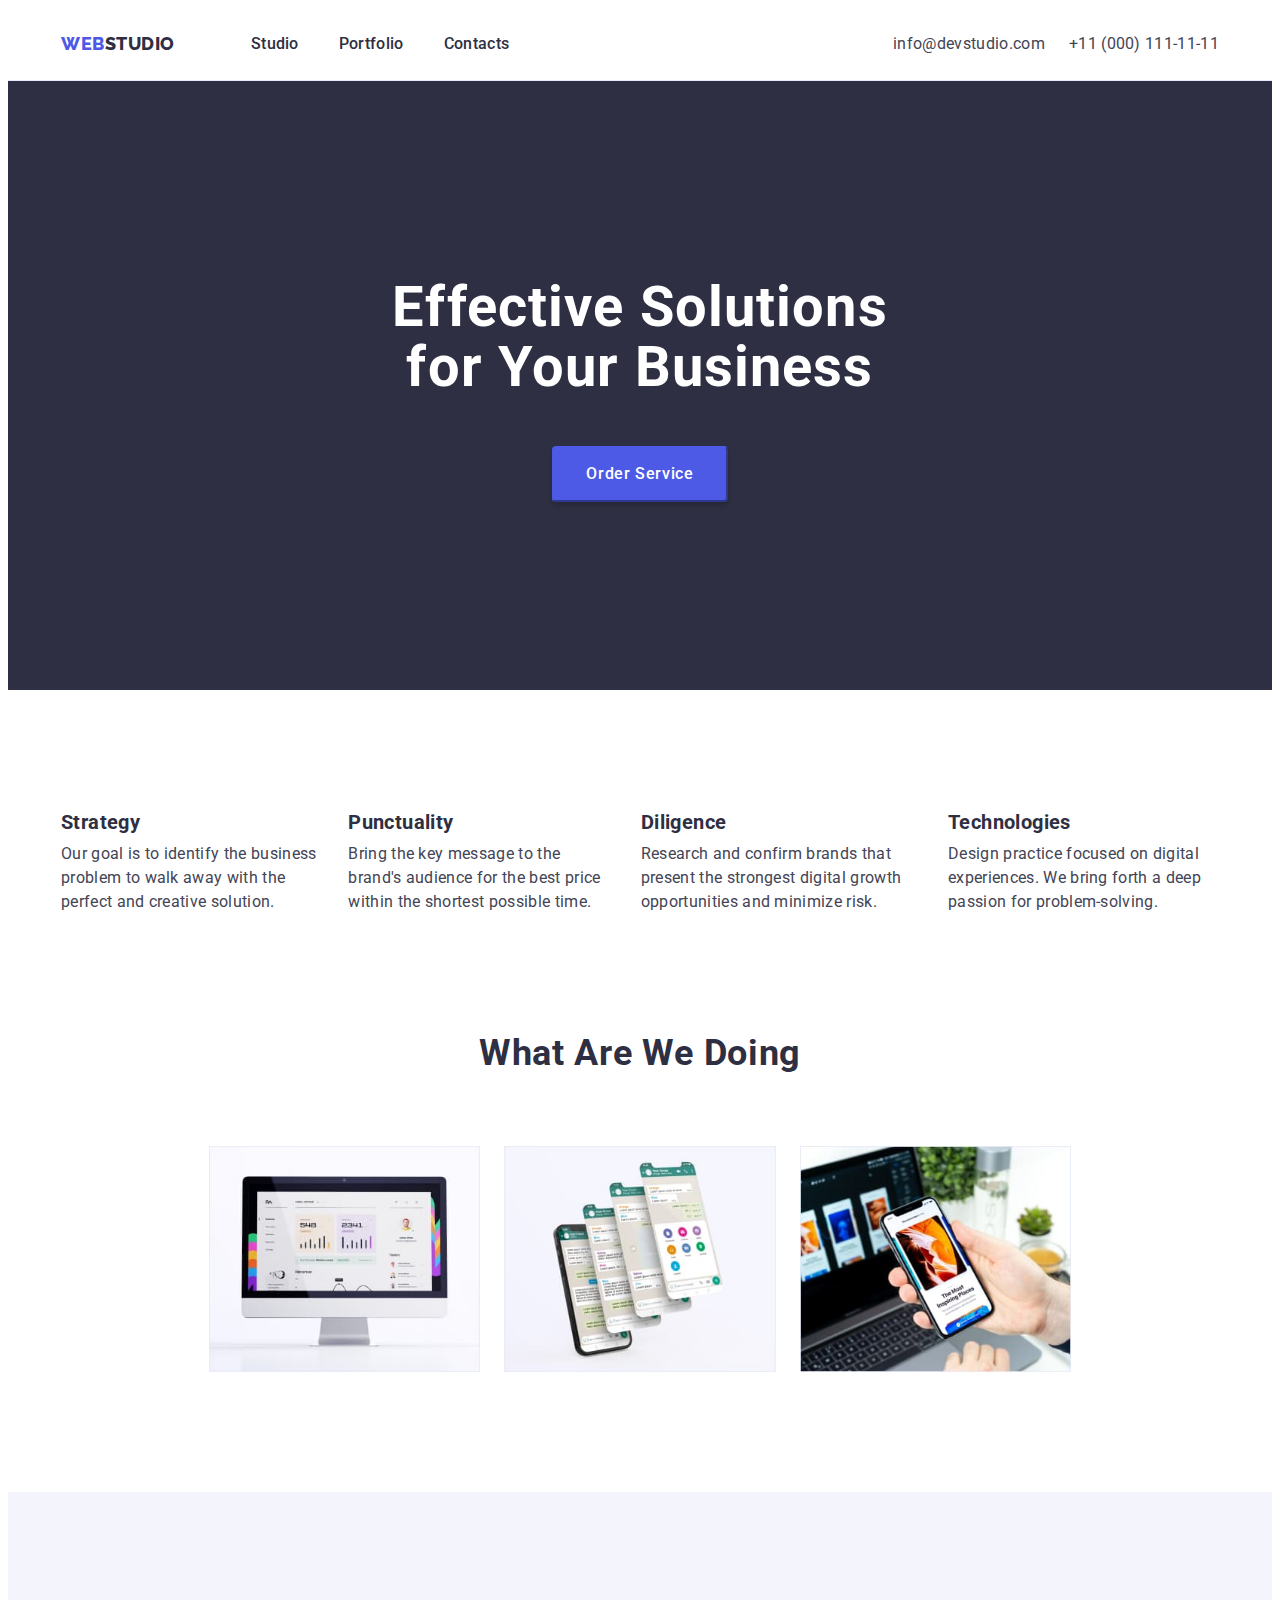
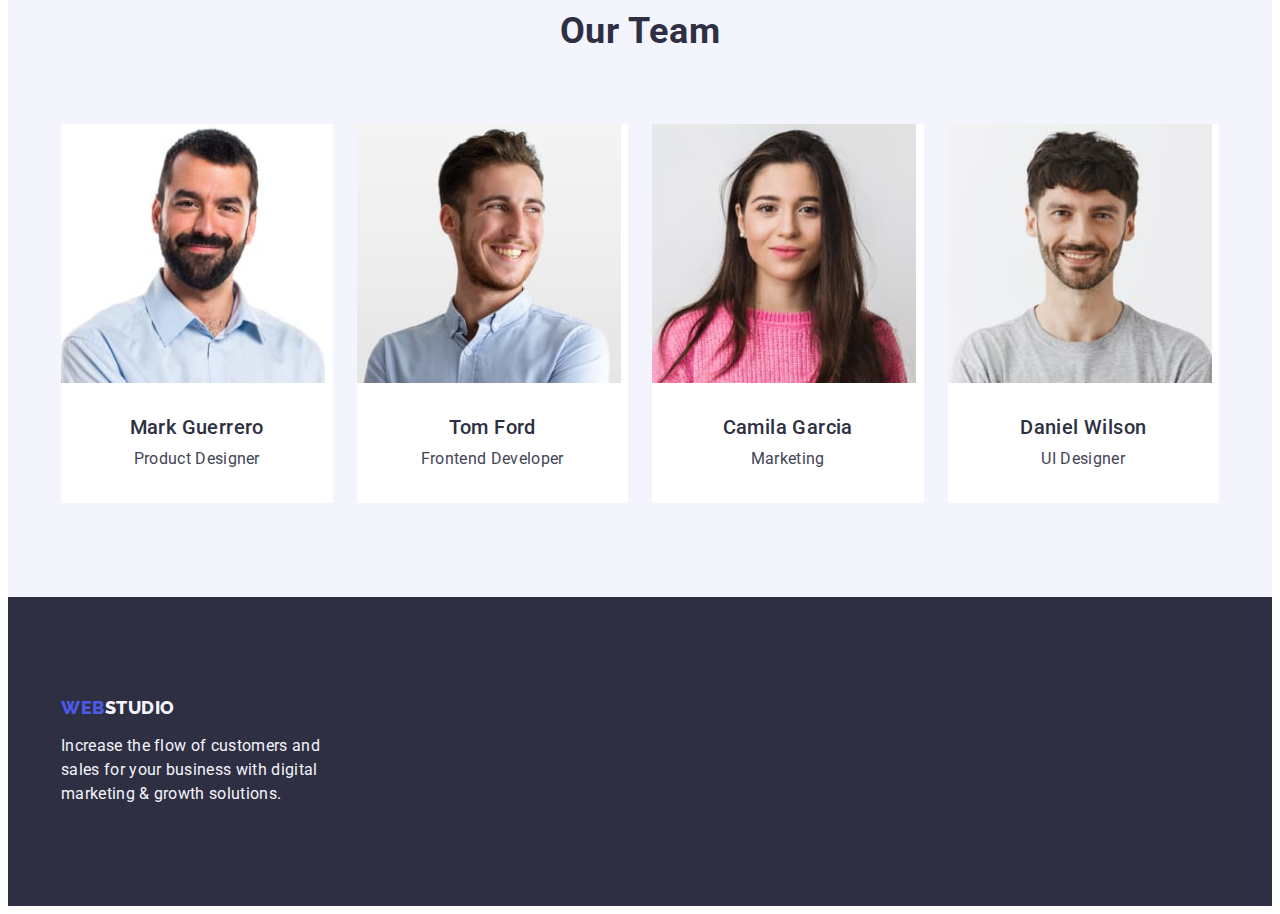
<file: index.html>
<!DOCTYPE html>
<html lang="en">
<head>
    <meta charset="UTF-8"/>
    <meta http-equiv="X-UA-Compatible" content="IE=edge"/>
    <meta name="viewport" content="width=, initial-scale=1.0"/>
    <title>WebStudio</title>
    <link rel="preconnect" href="https://fonts.googleapis.com"/>
    <link rel="preconnect" href="https://fonts.gstatic.com" crossorigin/>
    <link href="https://fonts.googleapis.com/css2?family=Raleway:wght@800&family=Roboto:wght@400;500;700&display=swap" rel="stylesheet"
    />
    <link 
    rel="stylesheet" 
    href="https://cdnjs.cloudflare.com/ajax/libs/modern-normalize/1.1.0/modern-normalize.min.css" 
    integrity="sha512-wpPYUAdjBVSE4KJnH1VR1HeZfpl1ub8YT/NKx4PuQ5NmX2tKuGu6U/JRp5y+Y8XG2tV+wKQpNHVUX03MfMFn9Q==" 
    crossorigin="anonymous" 
    referrerpolicy="no-referrer" />

    <link rel="stylesheet" href="./css/styles.css"/>
</head>
<body>
    <header class="header">
        <div class="container header-container">
            <nav class="header-navigation">
                <a href="./portfolio.html" class="header-logo link">Web<span class="studio-color">Studio</span></a>
                    <ul class="header-list list">
                    <li class="header-item">
                        <a class="header-link link" href="./index.html">Studio</a>
                    </li>
                    <li class="header-item">
                        <a class="header-link link" href="./portfolio.html">Portfolio</a>
                    </li>
                    <li class="header-item">
                        <a class="header-link link" href="">Contacts</a>
                    </li>
                </ul> 
            </nav>
            <address class="header-address">
                <ul class="header-address-list list">
                    <li class="header-address-item link">
                        <a class="header-address-link link" href="mailto:info@devstudio.com">info@devstudio.com</a>
                    </li>
                    <li class="header-address-item link">
                        <a class="header-address-link link" href="tel:+110001111111">+11 (000) 111-11-11</a>
                    </li>
                </ul>
            </address>
        </div>
    </header>
<main>
    <!-- Effective -->
            <section class="main-hero">
                <div class="container first-section">
                    <h1 class="main-title">Effective Solutions for Your Business</h1>
                    <button type="button" class="modal-btn">Order Service</button>
                </div>
                </section>
            <!--Second section-->
    <section class="hero">
        <div class="container">
            <h2 class="hero-title" hidden>hiden</h2>
            <ul class="list">
                <li class="hero-link link">
    <h3 class="hero-title">Strategy</h3>
    <p class="hero-text">Our goal is to identify the business problem to walk away with the perfect and creative solution. </p>
                </li>
                <li>
    <h3 class="hero-title">Punctuality</h3>
    <p class="hero-text">Bring the key message to the brand's audience for the best price within the shortest possible time.</p>
                </li>
                <li>
    <h3 class="hero-title">Diligence</h3>
    <p class="hero-text">Research and confirm brands that present the strongest digital growth opportunities and minimize risk.</p>
                </li>
                <li>
    <h3 class="hero-title">Technologies</h3>
    <p class="hero-text">Design practice focused on digital experiences. We bring forth a deep passion for problem-solving.</p>
                </li>
            </ul>
        </div>
    </section>
    <!-- What are we doing -->
    <section class="section-second">
        <div class="container">
        <h2 class="section-second-title">What are we doing</h2>
        <ul class="section-first-list list ">
            <li class="section-link">
                <img src="./images/elements/monitor.jpg" alt="monitor" width="360" height="300">
            </li>
            <li class="section-link">
                <img src="./images/elements/phones4.jpg" alt="four phones" width="360" height="300">
            </li>
            <li class="section-link">
                <img src="./images/elements/phone.jpg" alt="phone" width="360" height="300"> 
            </li>
        </ul>
        </div>
            </section>
    <!-- Our Team -->
    <section class="section-three">
        <div class="container">
            <h2 class="section-title">Our Team</h2>
            <ul class="section-list list">
                <li class="section-link">
                    <img src="./images/works/mark-guerrero.jpg" alt="man is designer" width="264" height="286">
                    <div class="section-menu"> 
                        <h3 class="section-three-title">Mark Guerrero</h3>
                        <p class="section-three-text">Product Designer</p>
                    </div>
                </li>
                <li class="section-link">
                    <img src="./images/works/tom-ford.jpg" alt="man is developer" width="264" height="286">
                    <div class="section-menu">
                        <h3 class="section-three-title">Tom Ford</h3>
                        <p class="section-three-text">Frontend Developer</p>
                    </div>
                </li>
                <li class="section-link">
                    <img src="./images/works/camila-garcia.jpg" alt="wome is marketing" width="264" height="286">
                    <div class="section-menu">
                        <h3 class="section-three-title">Camila Garcia</h3>
                        <p class="section-three-text">Marketing</p>
                    </div>
                </li>
                <li class="section-link">
                <img src="./images/works/daniel-wilson.jpg" alt="man is ui designer" width="264" height="286">
                <div class="section-menu">    
                    <h3 class="section-three-title">Daniel Wilson</h3>
                    <p class="section-three-text">UI Designer</p>
                </div>
                </li>
            </ul>
        </div>
            </section>
</main> 
<!-- Footer -->
<footer class="footer-main ">
    <div class="container">
        <a href="#" class="footer-main-link link">Web<span class="footer-studio-color link">Studio</span></a>
        <p class="footer-main-text">Increase the flow of customers and sales for your business with digital marketing & growth solutions.</p>
    </div>
    </footer>
</body>
</html>
</file>
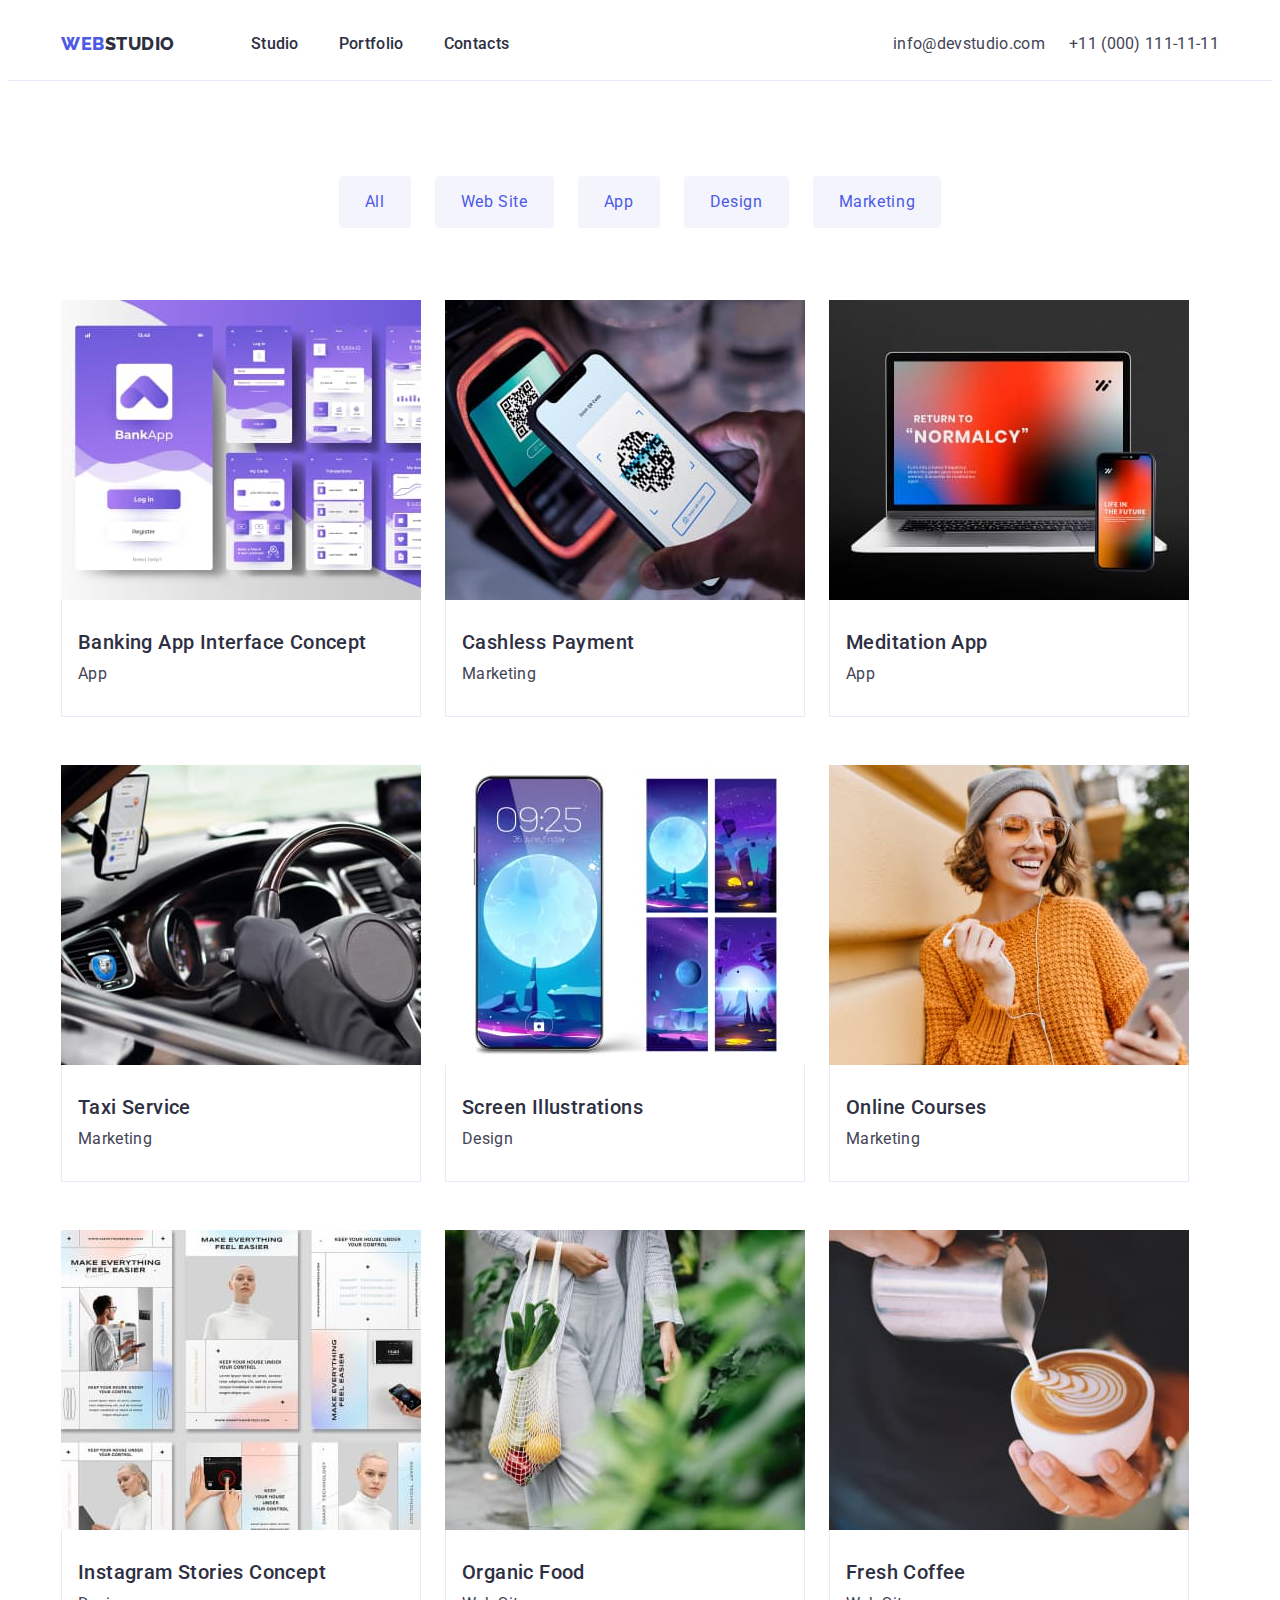
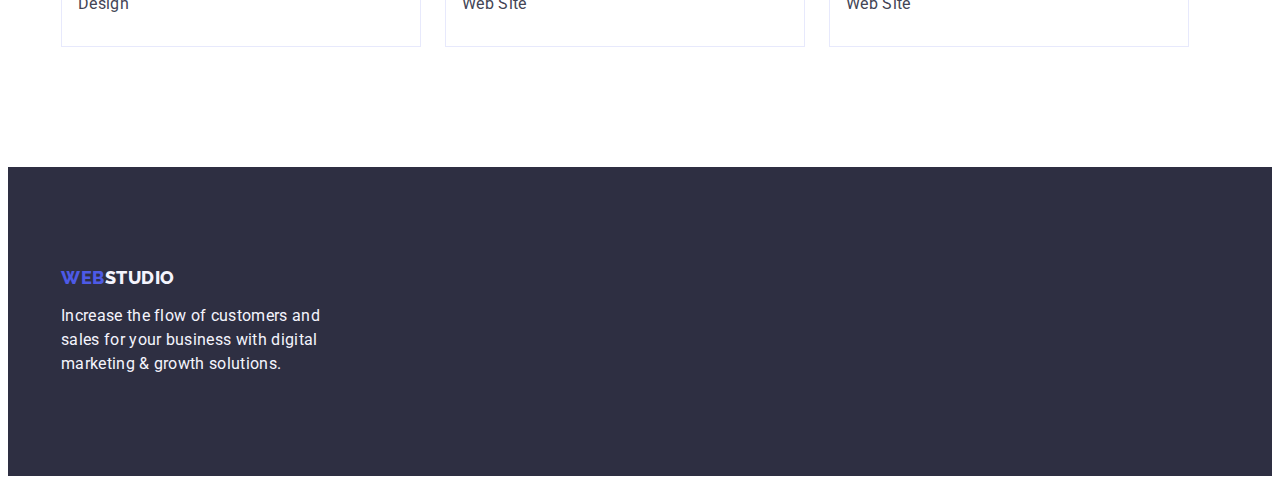
<file: portfolio.html>
<!DOCTYPE html>
<html lang="en">
<head>
    <meta charset="UTF-8">
    <meta http-equiv="X-UA-Compatible" content="IE=edge">
    <meta name="viewport" content="width=device-width, initial-scale=1.0">
    <title>WebStudio</title>
    <link rel="preconnect" href="https://fonts.googleapis.com"/>
    <link rel="preconnect" href="https://fonts.gstatic.com" crossorigin/>
    <link href="https://fonts.googleapis.com/css2?family=Raleway:wght@800&family=Roboto:wght@400;500;700&display=swap" rel="stylesheet"
    />
    <link 
    rel="stylesheet" 
    href="https://cdnjs.cloudflare.com/ajax/libs/modern-normalize/1.1.0/modern-normalize.min.css"
    integrity="sha512-wpPYUAdjBVSE4KJnH1VR1HeZfpl1ub8YT/NKx4PuQ5NmX2tKuGu6U/JRp5y+Y8XG2tV+wKQpNHVUX03MfMFn9Q=="
    crossorigin="anonymous" 
    referrerpolicy="no-referrer" />

    <link rel="stylesheet" href="./css/styles.css"/>
</head>
<body>
    <header class="header">
        <div class="container header-container">
            <nav class="header-navigation">
                    <a href="index.html" class="header-logo link">Web<span class="studio-color">Studio</span></a>
                    <ul class="header-list list">
                    <li class="header-item">
                        <a class="header-link link" href="./index.html">Studio</a>
                    </li>
                    <li class="menu-item">
                        <a class="header-link link" href="./portfolio.html">Portfolio</a>
                    </li>
                    <li class="menu-item">
                        <a class="header-link link" href="">Contacts</a>
                    </li>
                </ul> 
            </nav>
                <address class="header-address">
                <ul class="header-address-list list">
                    <li class="header-address-item link">
                        <a class="header-address-link link" href="mailto:info@devstudio.com">info@devstudio.com</a>
                    </li>
                    <li class="header-address-item link">
                        <a class="header-address-link link" href="tel:+110001111111">+11 (000) 111-11-11</a>
                    </li>
                </ul>
            </address>
        </div>
            </header>
    <main>

        <!--Button and Pictures-->
        <section class="main-portfolio">
            <div class="container container-filter">
                <h1 hidden>Gallery</h1>
                <ul class="filter-list list">
                <li class="filter-item">
                <button type="button" class="filter-btn">All</button>
                </li>
                <li class="filter-item">
                <button type="button" class="filter-btn">Web Site</button>
                </li>
                <li class="filter-item">
                <button type="button" class="filter-btn">App</button>
                </li>
                <li class="filter-item">
                <button type="button" class="filter-btn">Design</button>
                </li>
                <li class="filter-item">
                <button type="button" class="filter-btn">Marketing</button>
                </li>                                   
            </ul>
            </div>

            <div class="container">
                <ul class="category-list">
                    <li class="category-item item">
                        <a href="#" class="category-link link">
                            <img src="./images/portfolio/web-industry/banking.jpg" alt="Banking interface" width="360" height="300">
                            <div class="category-menu">
                                <h2 class="category-title">Banking App Interface Concept</h2> 
                                <p class="category-text">App</p> 
                            </div>    
                        </a>
                    </li>
                    <li class="category-item item">
                        <a href="#" class="category-link link">
                            <img src="./images/portfolio/web-industry/payment.jpg" alt="PayPass" width="360" height="300">
                            <div class="category-menu">
                                <h2 class="category-title">Cashless Payment</h2>
                                <p class="category-text">Marketing</p>
                            </div>
                        </a>
                    </li>
                    <li class="category-item item">
                        <a href="#" class="category-link link">
                            <img src="./images/portfolio/web-industry/meditation-app.jpg" alt="Laptop and phone" width="360" height="300">
                            <div class="category-menu">
                                <h2 class="category-title">Meditation App</h2>
                                <p class="category-text">App</p>
                            </div>
                        </a>
                    </li>
                    <li class="category-item item">
                        <a href="#" class="category-link link">
                            <img src="./images/portfolio/web-industry/taxi-service.jpg" alt="Work in the taxi" width="360" height="300">
                            <div class="category-menu">
                                <h2 class="category-title">Taxi Service</h2>
                                <p class="category-text">Marketing</p>
                            </div>
                        </a>
                    </li>
                    <li class="category-item item">
                        <a href="#" class="category-link link">
                            <img src="./images/portfolio/web-industry/screen.jpg" alt="Many screens" width="360" height="300">
                            <div class="category-menu">
                                <h2 class="category-title">Screen Illustrations</h2>
                                <p class="category-text">Design</p>
                            </div>                           
                        </a>
                    </li>
                    <li class="category-item item">
                        <a href="#" class="category-link link">
                            <img src="./images/portfolio/web-industry/online-courses.jpg" alt="Learning online" width="360" height="300">
                            <div class="category-menu">
                                <h2 class="category-title">Online Courses</h2>
                                <p class="category-text">Marketing</p>
                            </div>
                        </a>
                    </li>
                    <li class="category-item item">
                        <a href="#" class="category-link link">
                            <img src="./images/portfolio/web-industry/instagram.jpg" alt="Instagram stories" width="360" height="300">
                            <div class="category-menu">
                                <h2 class="category-title">Instagram Stories Concept</h2>
                                <p class="category-text">Design</p>
                            </div>
                        </a>
                    </li>
                    <li class="category-item item">
                        <a href="#" class="category-link link">
                            <img src="./images/portfolio/web-industry/organic-food.jpg" alt="Fruits and vegetables" width="360" height="300">
                            <div class="category-menu">
                                <h2 class="category-title">Organic Food</h2>
                                <p class="category-text">Web Site</p>
                            </div>  
                        </a>
                    </li>
                    <li class="category-item item">
                        <a href="#" class="category-link link">
                            <img src="./images/portfolio/web-industry/coffee.jpg" alt="Make coffee" width="360" height="300">
                            <div class="category-menu">
                                <h2 class="category-title">Fresh Coffee</h2>
                                <p class="category-text">Web Site</p>
                            </div>
                        </a>
                    </li>
                </ul>
            </div>            
    </section>
    </main>
    <!-- Footer -->
    <footer class="footer-main ">
        <div class="container">
            <a href="#" class="footer-main-link link">Web<span class="footer-studio-color link">Studio</span></a>
            <p class="footer-main-text">Increase the flow of customers and sales for your business with digital marketing & growth solutions.</p>
        </div>
    </footer>
</body>
</html>
</file>
<file: css/styles.css>
:root {
--main-title-color: #FFFFFF;
--third-tittle-color: #4D5AE5;
--color-span: #2E2F42;
--color-adress: #434455;
--footer-color: #E7E9FC;
--products-color: #404BBF;
--backgraund-fon: #F4F4FD;
}

p,h1,h2,h3,h4,h5,h6 {
    margin: 0;
} 

button {
cursor: pointer;
}

address {
font-style: normal;
}


body {
font-family: 'Roboto', sans-serif;
background: var(--main-title-color);
color: #434455;
}

img {
display: block;
max-width: 100%;
height: auto;
} 

.font {
font-style: normal;
}

ul {
margin: 0;
padding-left: 0;
}

.list {
list-style: none;
display: flex;
gap: 24px;
justify-content: center;
}

.link {
text-decoration: none;
}

.link:hover, link:focus {
color:var(--products-color);
}

.container {
width: 1158px;
padding-left: 15px;
padding-right: 15px; 
margin: 0 auto;
}


.title {
font-weight: 500;
font-size: 20px;
line-height: 1.2;
letter-spacing: 0.02em;
}



/*....... Header.......*/
.header {
border-bottom: 1px solid #E7E9FC;
}

.header-container {
display: flex;
align-items: center;
}

.header-navigation {
display: flex;
align-items: center;
margin-right: auto;
}

.header-logo {
font-family: 'Raleway', sans-serif;
font-weight: 800;
font-size: 18px;
line-height: 1.17;
letter-spacing: 0.03em;
text-transform: uppercase;
color:var(--third-tittle-color);

margin-right: 76px;
padding-top: 24px;
padding-bottom: 24px;
}

.studio-color {
color: var(--color-span);
}


.header-link {
font-weight: 500;
font-size: 16px;
line-height: 1.5;
letter-spacing: 0.02em;
color: var(--color-span);
}

.header-list {
display: flex;
gap: 40px;
padding-top: 24px;
padding-bottom: 24px;}


.header-link:hover,
.header-link:focus {
color:var(--products-color);
}


.header-address-link {
font-size: 16px;
line-height: 1.5;
letter-spacing: 0.02em;
color:var(--color-adress);

gap: 40px;
padding-top: 24px;
padding-bottom: 24px;

}

.header-address-link:hover,
.header-address-link:focus {
color:var(--products-color);
}



/**......Effective....*/

.main-hero {
background-color: var(--color-span);
padding-top: 197px;
padding-bottom: 188px;
}

.main-title {
font-size: 56px;
line-height: 1.07;
letter-spacing: 0.02em;
text-align: center;
color:var(--main-title-color);

margin: 0 auto;
max-width: 496px;
}


.modal-btn {
background-color: var(--third-tittle-color);
display:block;
margin: 0 auto;
display: flex;
margin-top: 48px;

border-color:var(--third-tittle-color);
min-width: 169px;
height: 56px;
box-shadow: 0px 4px 4px rgba(0, 0, 0, 0.15);
border-radius: 4px;
}

.modal-btn {
font-family: 'Roboto', sans-serif;
font-weight: 500;
font-size: 16px;
line-height: 1.5;
letter-spacing: 0.04em;
color: var(--main-title-color);

display: flex;
align-items: center;
padding: 16px 32px 16px;
}

.modal-btn:hover,
.modal-btn:focus {
color:var(--main-title-color)
}

.modal-btn:hover,
.modal-btn:focus {
background-color: var(--products-color);
}


/*----Second section----*/
.hero {
padding-top: 120px;
padding-bottom: 120px;

}



.hero-title {
font-size: 20px;
line-height: 1.2;
letter-spacing: 0.02em;
color:var(--color-span);
margin-bottom: 8px;
}



.hero-text {
font-size: 16px;
line-height: 1.5;
letter-spacing: 0.02em;
color:var(--color-adress);
}


/*-----What are we doing---*/
.section-second {
    padding-bottom: 120px;
    }

.section-link {
    width: calc((100% - 48px)/ 3);
}


.section-second-title {
font-size: 36px;
line-height: 1.11;
text-align: center;
letter-spacing: 0.02em;
text-transform: capitalize;
color: var(--color-span);
margin-bottom: 72px;
}



/**---Our Team--*/
.section-three {
background-color:var(--backgraund-fon);
padding-top: 120px;
padding-bottom: 94px;
}


.section-title {
font-size: 36px;
line-height: 1.11;
text-align: center;
letter-spacing: 0.02em;
text-transform: capitalize;
color: var(--color-span);

margin-bottom: 72px;
}


.section-link {
background-color:var(--main-title-color);
width: calc((100% - 72px) / 4);
}

.section-menu {
    border-radius: 0px 0px 4px 4px;
    padding-top: 32px;
    padding-bottom: 32px;    
    
}

.section-three-title {
font-weight: 500;
font-size: 20px;
line-height: 1.2;
letter-spacing: 0.02em;
color: var(--color-span);
text-align: center;
}


.section-three-text {
font-size: 16px;
line-height: 1.5;
letter-spacing: 0.02em;
color: var(--color-adress);
text-align: center;
margin-top: 8px;

}


/*-- Footer --*/
.footer-main {
background-color: var(--color-span);
padding-top: 100px;
padding-bottom: 100px;
}

.footer-main-link {
font-family: 'Raleway', sans-serif;
font-weight: 800;
font-size: 18px;
line-height: 1.17;
letter-spacing: 0.03em;
text-transform: uppercase;
text-decoration: none;
color:var(--third-tittle-color);

display: flex;
margin-bottom: 16px;
}

.footer-studio-color {
color:var(--backgraund-fon);
}

.footer-main-text {
font-size: 16px;
line-height: 1.5;
letter-spacing: 0.02em;
color: var(--backgraund-fon);

max-width: 264px;
}

.footer-main-link:hover,
.footer-main-link:focus {
color:var(--products-color);
}




/*--Portfolio--*/
.main-portfolio {
    padding-top: 95px;
    padding-bottom: 120px;

}


.filter-list {
justify-content: center;
display:block;
margin: 0 auto;
display: flex;
}

.filter-btn {
font-family: 'Roboto', sans-serif;
font-size: 16px;
line-height: 1.5;
letter-spacing: 0.04em;
color: var(--third-tittle-color);
cursor: pointer;
}

.filter-btn {
background:var(--backgraund-fon);

border-color:transparent;
border-radius: 4px;
min-width: 69px;
justify-content: space-between;
padding: 12px 24px 12px 24px;
}

.filter-btn:hover,
.filter-btn:focus {
color:var(--main-title-color);
}

.filter-btn:hover,
.filter-btn:focus {
background-color: var(--products-color);
}




.category-list {
    list-style: none;
    display: flex;
    flex-wrap: wrap;
    margin-top: 72px;
    gap: 48px 24px;

}

.category-link {
width: calc((100% - 48px) / 3);

}

.category-menu {
padding-top: 30px;
padding-bottom: 30px;
padding-left: 16px;
align-content: flex-start;
border: 1px solid  #E7E9FC;
border-top: none;
}





.category-title {
font-weight: 500;
font-size: 20px;
line-height: 1.2;
letter-spacing: 0.02em;
color:var(--color-span);

display: flex;
margin-bottom: 8px;

}

.category-text {
font-size: 16px;
line-height: 1.5;
letter-spacing: 0.02em;
color:var(--color-adress);

}
</file>
